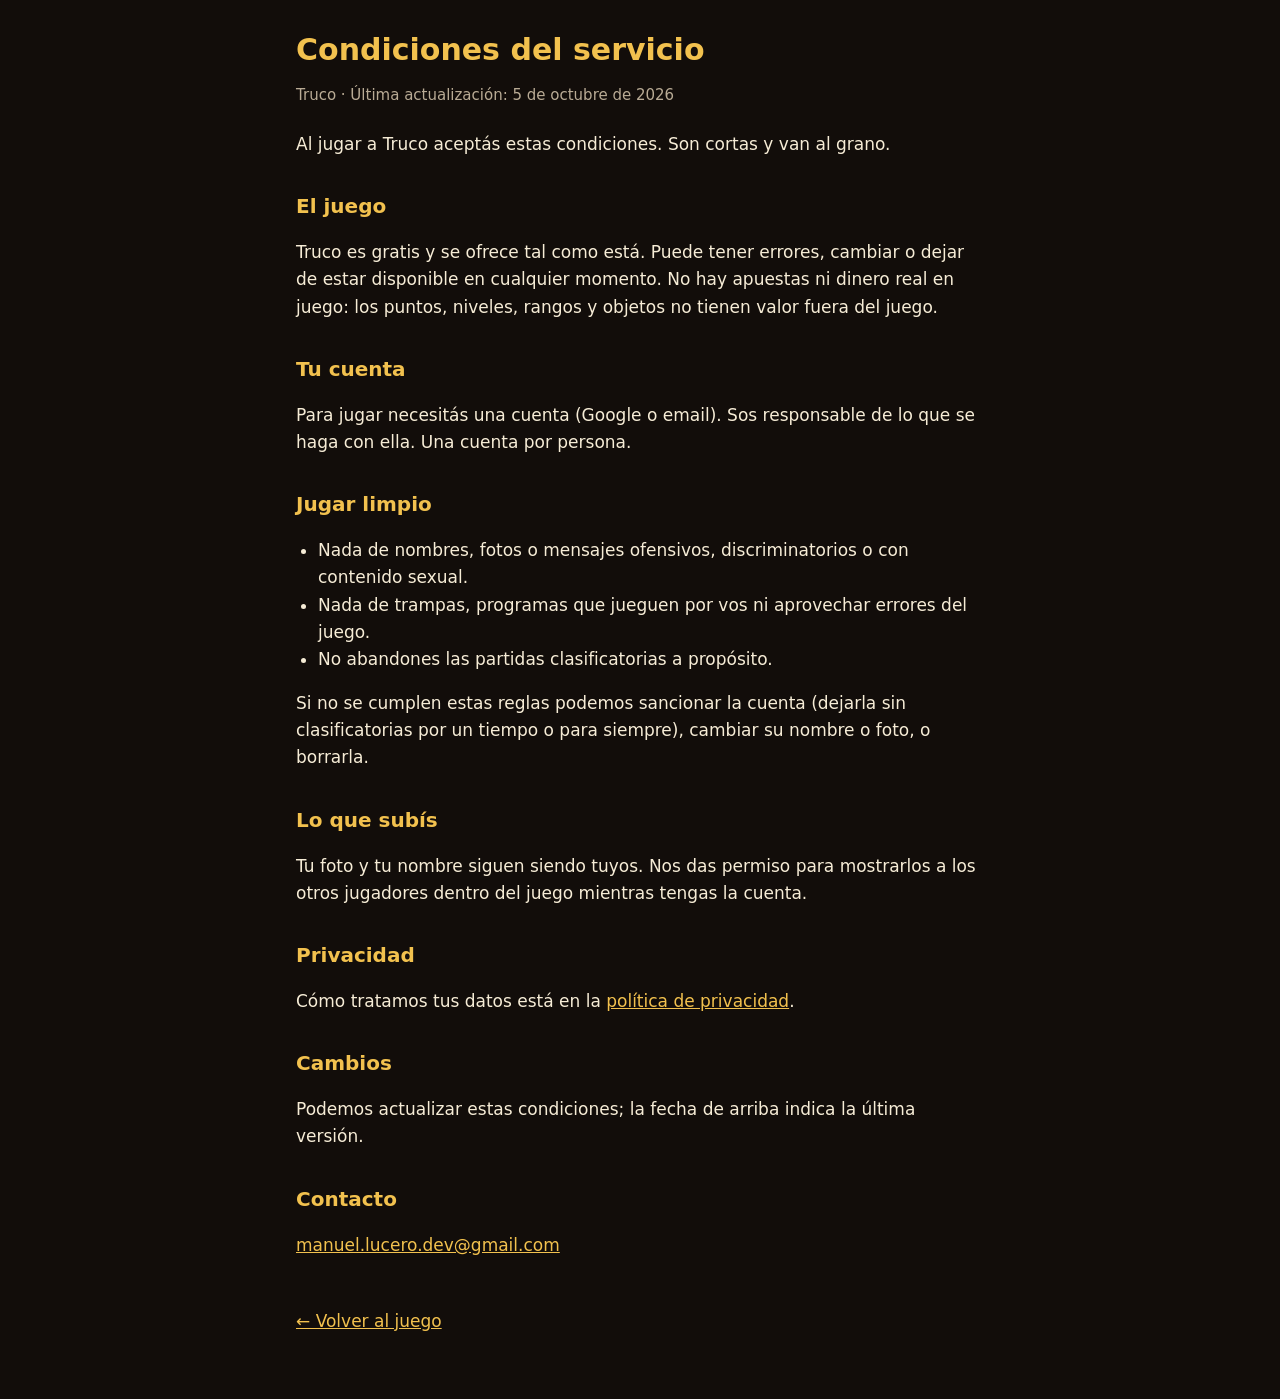
<file: condiciones.html>
<!doctype html>
<html lang="es">
<head>
<meta charset="utf-8">
<meta name="viewport" content="width=device-width, initial-scale=1">
<title>Truco · Condiciones del servicio</title>
<link rel="stylesheet" href="estilo.css">
</head>
<body>
<main>
<h1>Condiciones del servicio</h1>
<p class="fecha">Truco · Última actualización: 5 de octubre de 2026</p>

<p>Al jugar a Truco aceptás estas condiciones. Son cortas y van al grano.</p>

<h2>El juego</h2>
<p>Truco es gratis y se ofrece tal como está. Puede tener errores, cambiar o dejar de estar disponible en cualquier momento. No hay apuestas ni dinero real en juego: los puntos, niveles, rangos y objetos no tienen valor fuera del juego.</p>

<h2>Tu cuenta</h2>
<p>Para jugar necesitás una cuenta (Google o email). Sos responsable de lo que se haga con ella. Una cuenta por persona.</p>

<h2>Jugar limpio</h2>
<ul>
<li>Nada de nombres, fotos o mensajes ofensivos, discriminatorios o con contenido sexual.</li>
<li>Nada de trampas, programas que jueguen por vos ni aprovechar errores del juego.</li>
<li>No abandones las partidas clasificatorias a propósito.</li>
</ul>
<p>Si no se cumplen estas reglas podemos sancionar la cuenta (dejarla sin clasificatorias por un tiempo o para siempre), cambiar su nombre o foto, o borrarla.</p>

<h2>Lo que subís</h2>
<p>Tu foto y tu nombre siguen siendo tuyos. Nos das permiso para mostrarlos a los otros jugadores dentro del juego mientras tengas la cuenta.</p>

<h2>Privacidad</h2>
<p>Cómo tratamos tus datos está en la <a href="privacidad.html">política de privacidad</a>.</p>

<h2>Cambios</h2>
<p>Podemos actualizar estas condiciones; la fecha de arriba indica la última versión.</p>

<h2>Contacto</h2>
<p><a href="mailto:manuel.lucero.dev@gmail.com">manuel.lucero.dev@gmail.com</a></p>

<a class="volver" href="./">← Volver al juego</a>
</main>
</body>
</html>
</file>
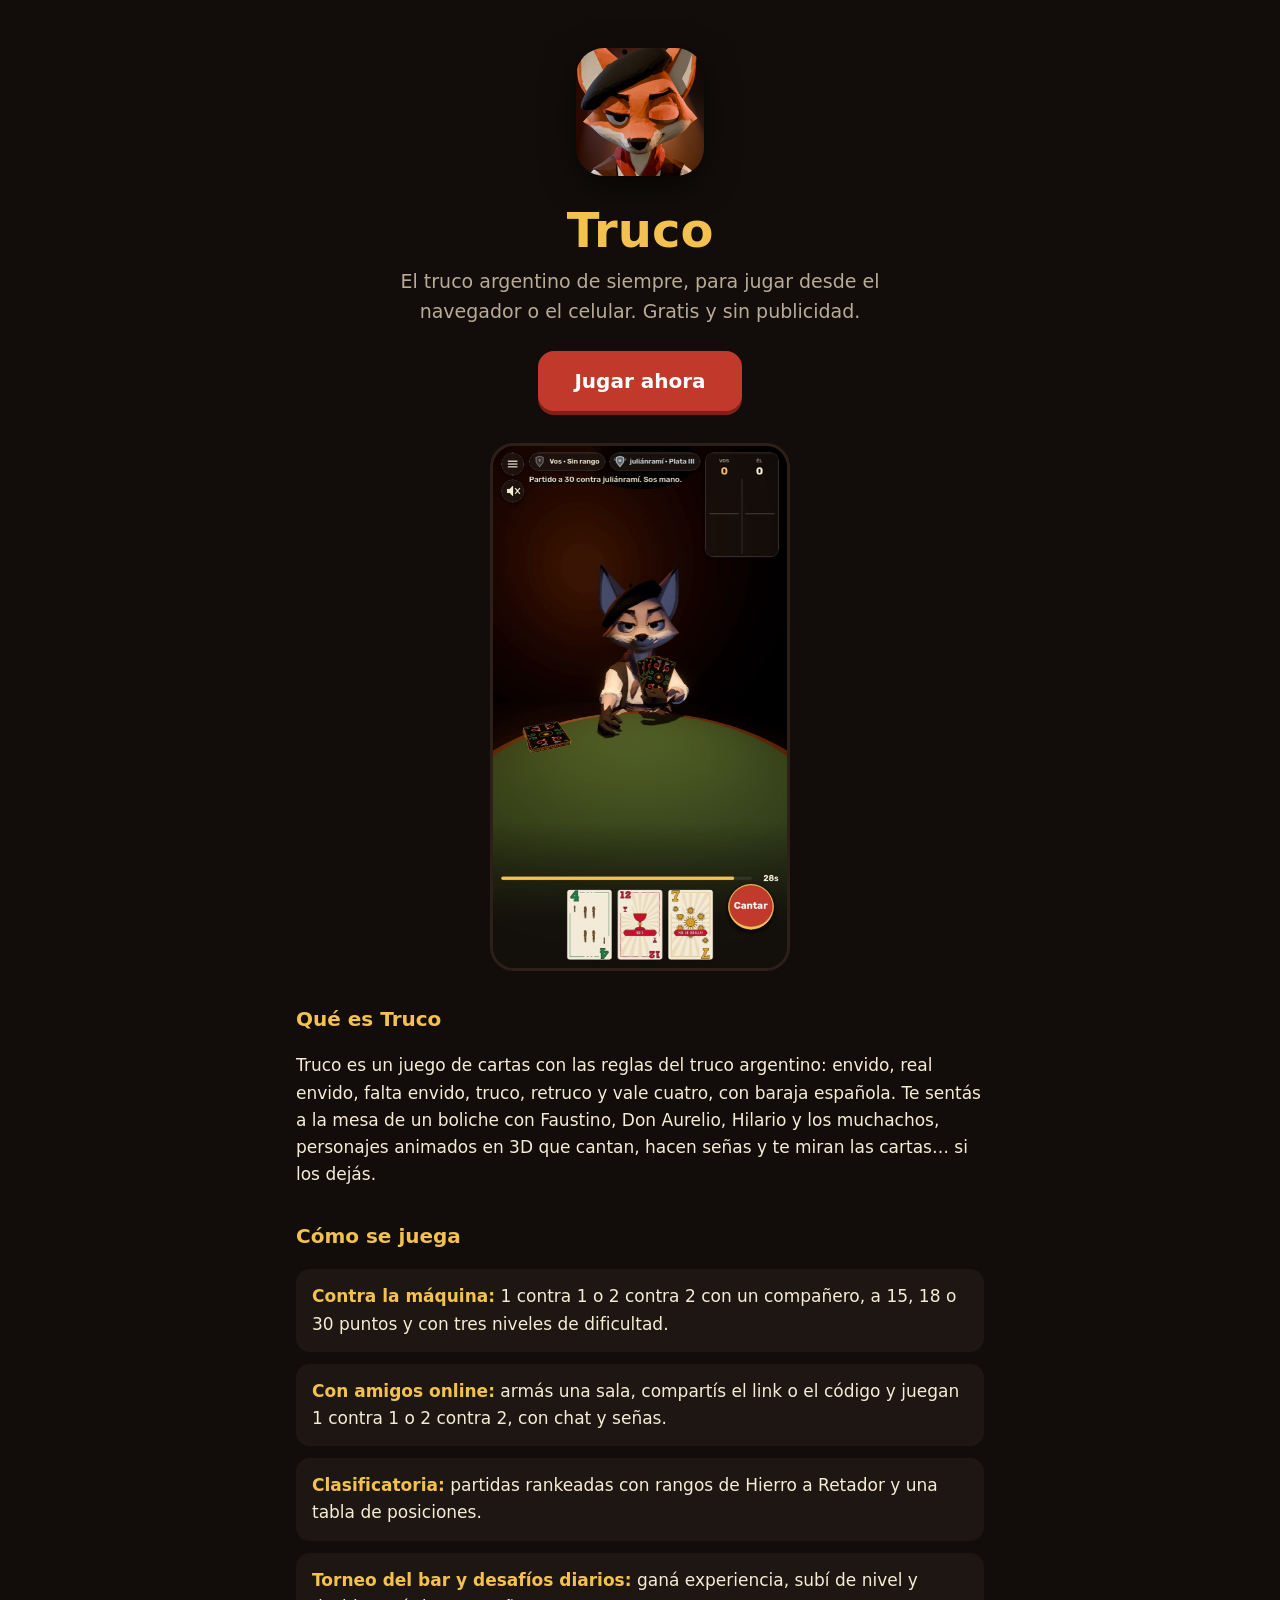
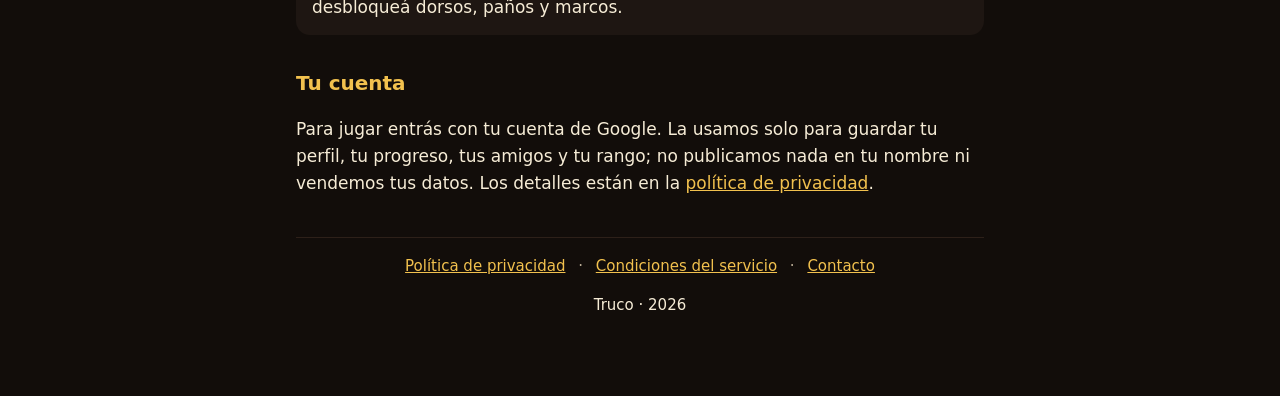
<file: inicio.html>
<!doctype html>
<html lang="es">
<head>
<meta charset="utf-8">
<meta name="viewport" content="width=device-width, initial-scale=1">
<title>Truco · el truco argentino para jugar online</title>
<meta name="description" content="Truco es un juego gratis de truco argentino: jugá contra la máquina o con amigos online, 1 contra 1 o 2 contra 2, con personajes animados en un boliche.">
<link rel="icon" href="logo.png">
<link rel="stylesheet" href="estilo.css">
</head>
<body>
<main>
<section class="hero">
<img class="logo" src="logo.png" alt="Faustino, el zorro de Truco">
<h1>Truco</h1>
<p class="bajada">El truco argentino de siempre, para jugar desde el navegador o el celular. Gratis y sin publicidad.</p>
<a class="boton" href="./">Jugar ahora</a>
<img class="captura" src="mesa.jpg" alt="Una partida de Truco: Faustino reparte en la mesa del boliche">
</section>

<h2>Qué es Truco</h2>
<p>Truco es un juego de cartas con las reglas del truco argentino: envido, real envido, falta envido, truco, retruco y vale cuatro, con baraja española. Te sentás a la mesa de un boliche con Faustino, Don Aurelio, Hilario y los muchachos, personajes animados en 3D que cantan, hacen señas y te miran las cartas… si los dejás.</p>

<h2>Cómo se juega</h2>
<ul class="items">
<li><strong>Contra la máquina:</strong> 1 contra 1 o 2 contra 2 con un compañero, a 15, 18 o 30 puntos y con tres niveles de dificultad.</li>
<li><strong>Con amigos online:</strong> armás una sala, compartís el link o el código y juegan 1 contra 1 o 2 contra 2, con chat y señas.</li>
<li><strong>Clasificatoria:</strong> partidas rankeadas con rangos de Hierro a Retador y una tabla de posiciones.</li>
<li><strong>Torneo del bar y desafíos diarios:</strong> ganá experiencia, subí de nivel y desbloqueá dorsos, paños y marcos.</li>
</ul>

<h2>Tu cuenta</h2>
<p>Para jugar entrás con tu cuenta de Google. La usamos solo para guardar tu perfil, tu progreso, tus amigos y tu rango; no publicamos nada en tu nombre ni vendemos tus datos. Los detalles están en la <a href="privacidad.html">política de privacidad</a>.</p>

<footer>
<a href="privacidad.html">Política de privacidad</a> · <a href="condiciones.html">Condiciones del servicio</a> · <a href="mailto:manuel.lucero.dev@gmail.com">Contacto</a>
<p>Truco · 2026</p>
</footer>
</main>
</body>
</html>
</file>
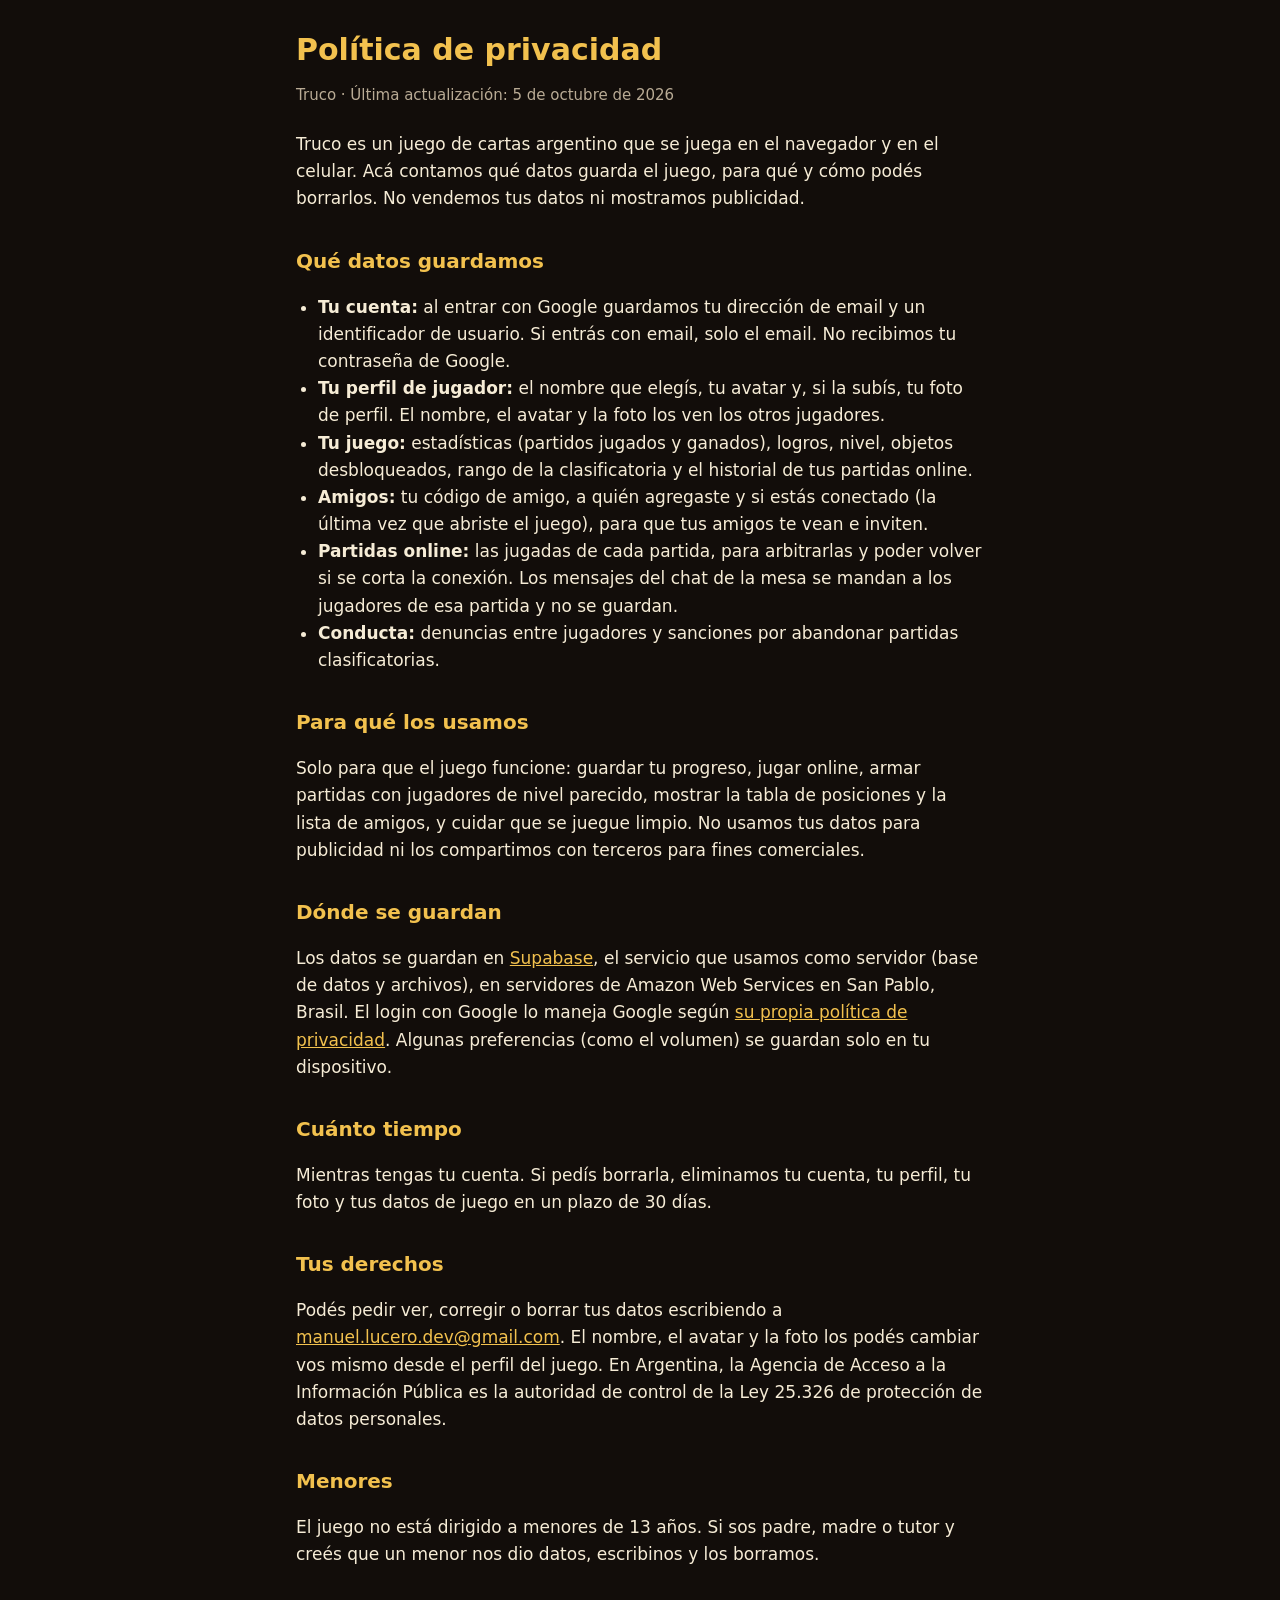
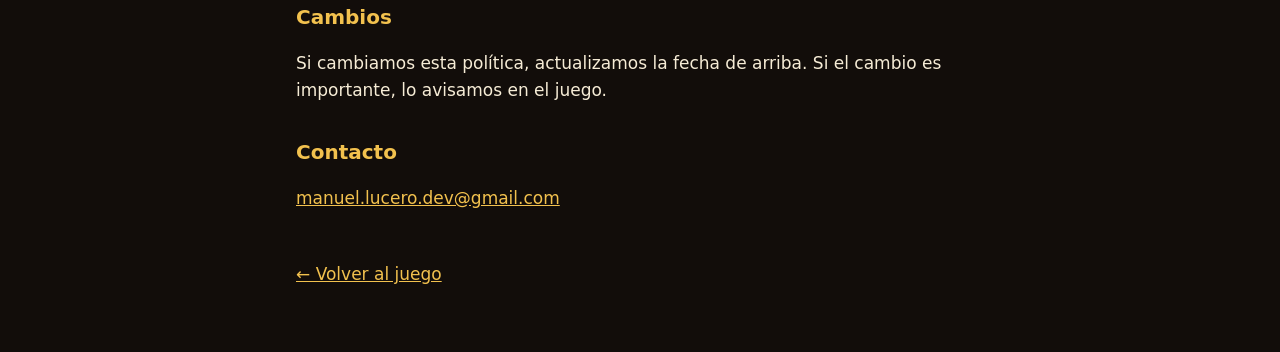
<file: privacidad.html>
<!doctype html>
<html lang="es">
<head>
<meta charset="utf-8">
<meta name="viewport" content="width=device-width, initial-scale=1">
<title>Truco · Política de privacidad</title>
<link rel="stylesheet" href="estilo.css">
</head>
<body>
<main>
<h1>Política de privacidad</h1>
<p class="fecha">Truco · Última actualización: 5 de octubre de 2026</p>

<p>Truco es un juego de cartas argentino que se juega en el navegador y en el celular. Acá contamos qué datos guarda el juego, para qué y cómo podés borrarlos. No vendemos tus datos ni mostramos publicidad.</p>

<h2>Qué datos guardamos</h2>
<ul>
<li><strong>Tu cuenta:</strong> al entrar con Google guardamos tu dirección de email y un identificador de usuario. Si entrás con email, solo el email. No recibimos tu contraseña de Google.</li>
<li><strong>Tu perfil de jugador:</strong> el nombre que elegís, tu avatar y, si la subís, tu foto de perfil. El nombre, el avatar y la foto los ven los otros jugadores.</li>
<li><strong>Tu juego:</strong> estadísticas (partidos jugados y ganados), logros, nivel, objetos desbloqueados, rango de la clasificatoria y el historial de tus partidas online.</li>
<li><strong>Amigos:</strong> tu código de amigo, a quién agregaste y si estás conectado (la última vez que abriste el juego), para que tus amigos te vean e inviten.</li>
<li><strong>Partidas online:</strong> las jugadas de cada partida, para arbitrarlas y poder volver si se corta la conexión. Los mensajes del chat de la mesa se mandan a los jugadores de esa partida y no se guardan.</li>
<li><strong>Conducta:</strong> denuncias entre jugadores y sanciones por abandonar partidas clasificatorias.</li>
</ul>

<h2>Para qué los usamos</h2>
<p>Solo para que el juego funcione: guardar tu progreso, jugar online, armar partidas con jugadores de nivel parecido, mostrar la tabla de posiciones y la lista de amigos, y cuidar que se juegue limpio. No usamos tus datos para publicidad ni los compartimos con terceros para fines comerciales.</p>

<h2>Dónde se guardan</h2>
<p>Los datos se guardan en <a href="https://supabase.com">Supabase</a>, el servicio que usamos como servidor (base de datos y archivos), en servidores de Amazon Web Services en San Pablo, Brasil. El login con Google lo maneja Google según <a href="https://policies.google.com/privacy">su propia política de privacidad</a>. Algunas preferencias (como el volumen) se guardan solo en tu dispositivo.</p>

<h2>Cuánto tiempo</h2>
<p>Mientras tengas tu cuenta. Si pedís borrarla, eliminamos tu cuenta, tu perfil, tu foto y tus datos de juego en un plazo de 30 días.</p>

<h2>Tus derechos</h2>
<p>Podés pedir ver, corregir o borrar tus datos escribiendo a <a href="mailto:manuel.lucero.dev@gmail.com">manuel.lucero.dev@gmail.com</a>. El nombre, el avatar y la foto los podés cambiar vos mismo desde el perfil del juego. En Argentina, la Agencia de Acceso a la Información Pública es la autoridad de control de la Ley 25.326 de protección de datos personales.</p>

<h2>Menores</h2>
<p>El juego no está dirigido a menores de 13 años. Si sos padre, madre o tutor y creés que un menor nos dio datos, escribinos y los borramos.</p>

<h2>Cambios</h2>
<p>Si cambiamos esta política, actualizamos la fecha de arriba. Si el cambio es importante, lo avisamos en el juego.</p>

<h2>Contacto</h2>
<p><a href="mailto:manuel.lucero.dev@gmail.com">manuel.lucero.dev@gmail.com</a></p>

<a class="volver" href="./">← Volver al juego</a>
</main>
</body>
</html>
</file>
<file: estilo.css>
:root { --bg: #120d0a; --card: #1e1612; --text: #f6ecd6; --muted: #b9ab95; --gold: #f2c14e; }
* { box-sizing: border-box; }
body { margin: 0; background: var(--bg); color: var(--text); font: 17px/1.6 system-ui, -apple-system, "Segoe UI", sans-serif; }
main { max-width: 720px; margin: 0 auto; padding: 32px 16px 64px; }
h1 { color: var(--gold); font-size: 30px; line-height: 1.2; margin: 0 0 4px; }
h2 { color: var(--gold); font-size: 20px; margin: 32px 0 8px; }
p, li { color: var(--text); }
.fecha { color: var(--muted); font-size: 15px; margin-bottom: 24px; }
ul { padding-left: 22px; }
a { color: var(--gold); }
.volver { display: inline-block; margin-top: 32px; }

/* Página de inicio */
.hero { text-align: center; padding-top: 16px; }
.hero img.logo { width: 128px; height: 128px; border-radius: 28px; box-shadow: 0 10px 32px rgba(0,0,0,.6); }
.hero h1 { font-size: 48px; margin: 18px 0 6px; }
.hero .bajada { color: var(--muted); font-size: 19px; margin: 0 auto 24px; max-width: 520px; }
.boton { display: inline-block; background: #c0392b; color: #fff; text-decoration: none; font-weight: 700; font-size: 20px; padding: 14px 36px; border-radius: 16px; box-shadow: 0 4px 0 #7e2219; }
.boton:hover { filter: brightness(1.08); }
.captura { display: block; width: 100%; max-width: 300px; margin: 32px auto 8px; border-radius: 24px; border: 3px solid #2d2019; }
.items { list-style: none; padding: 0; display: grid; gap: 12px; }
.items li { background: var(--card); border-radius: 14px; padding: 14px 16px; }
.items strong { color: var(--gold); }
footer { margin-top: 40px; padding-top: 16px; border-top: 1px solid #2d2019; color: var(--muted); font-size: 15px; text-align: center; }
footer a { margin: 0 8px; }
</file>
